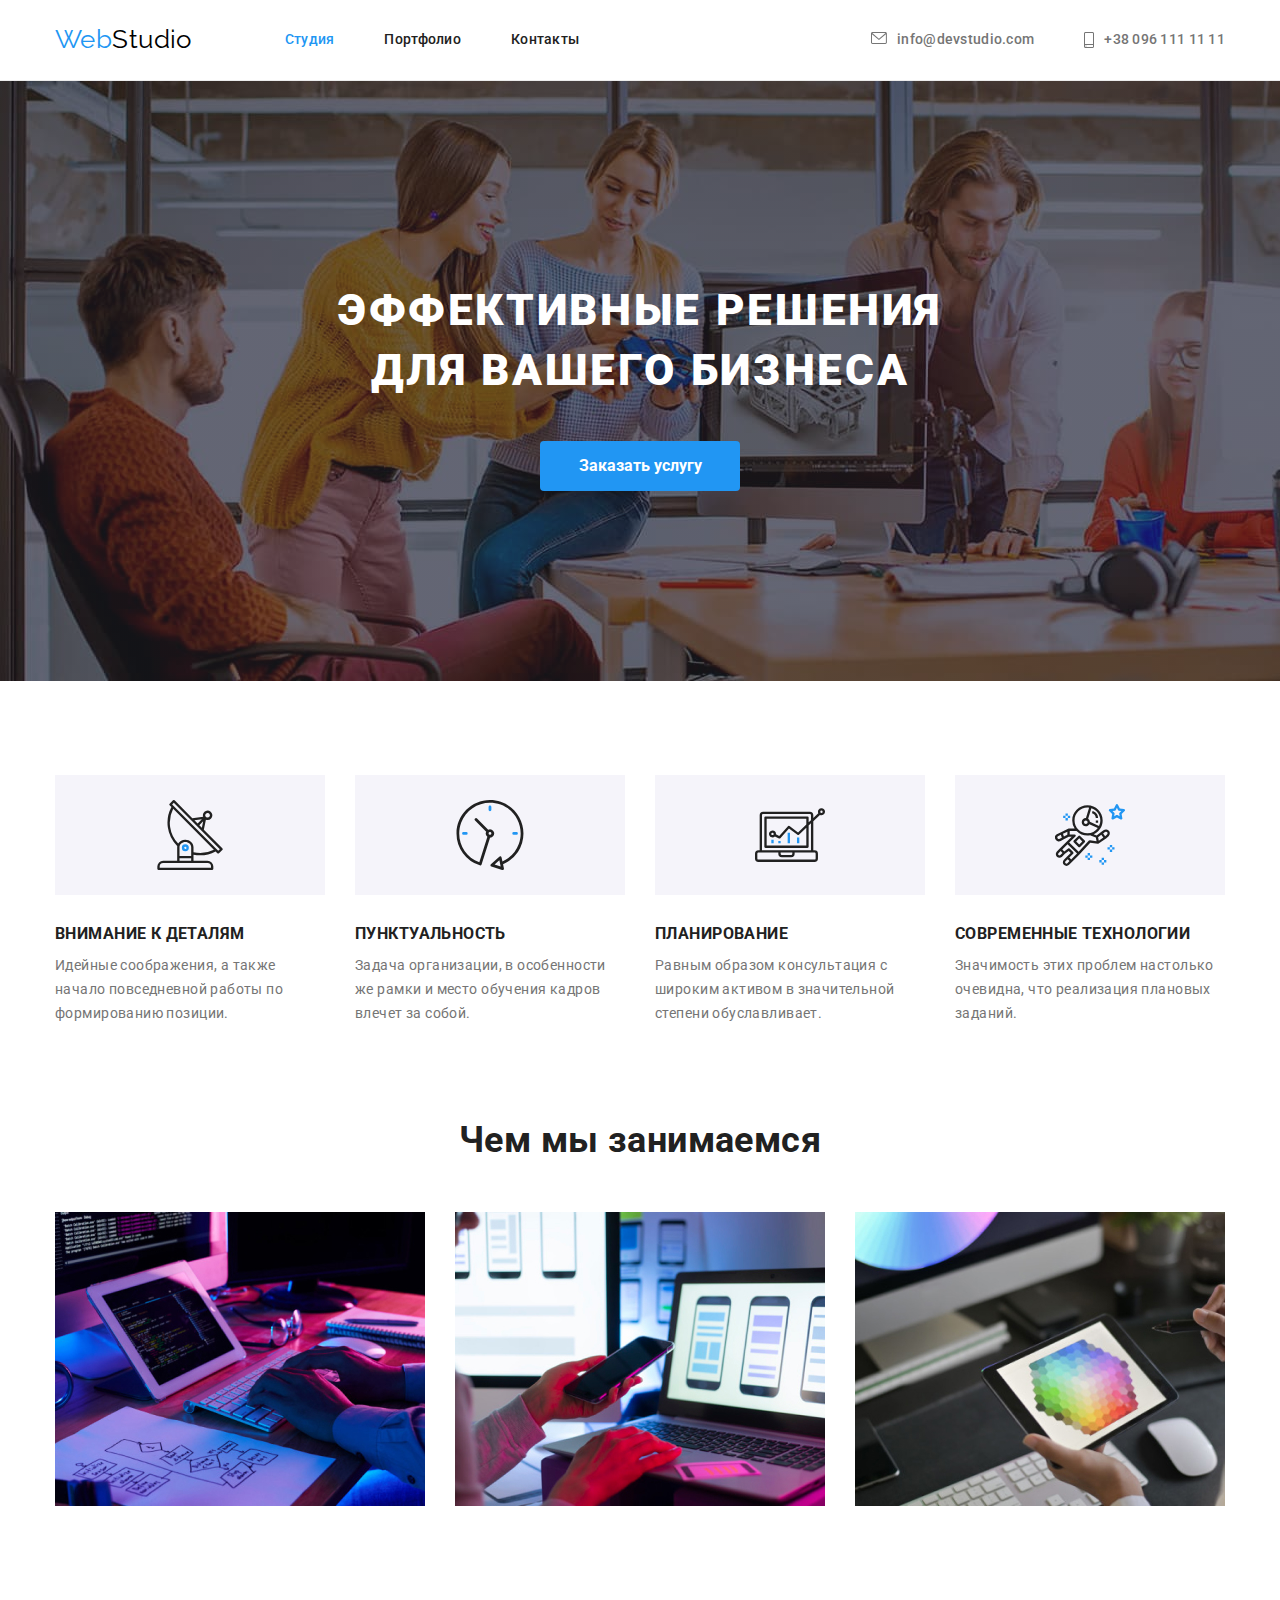
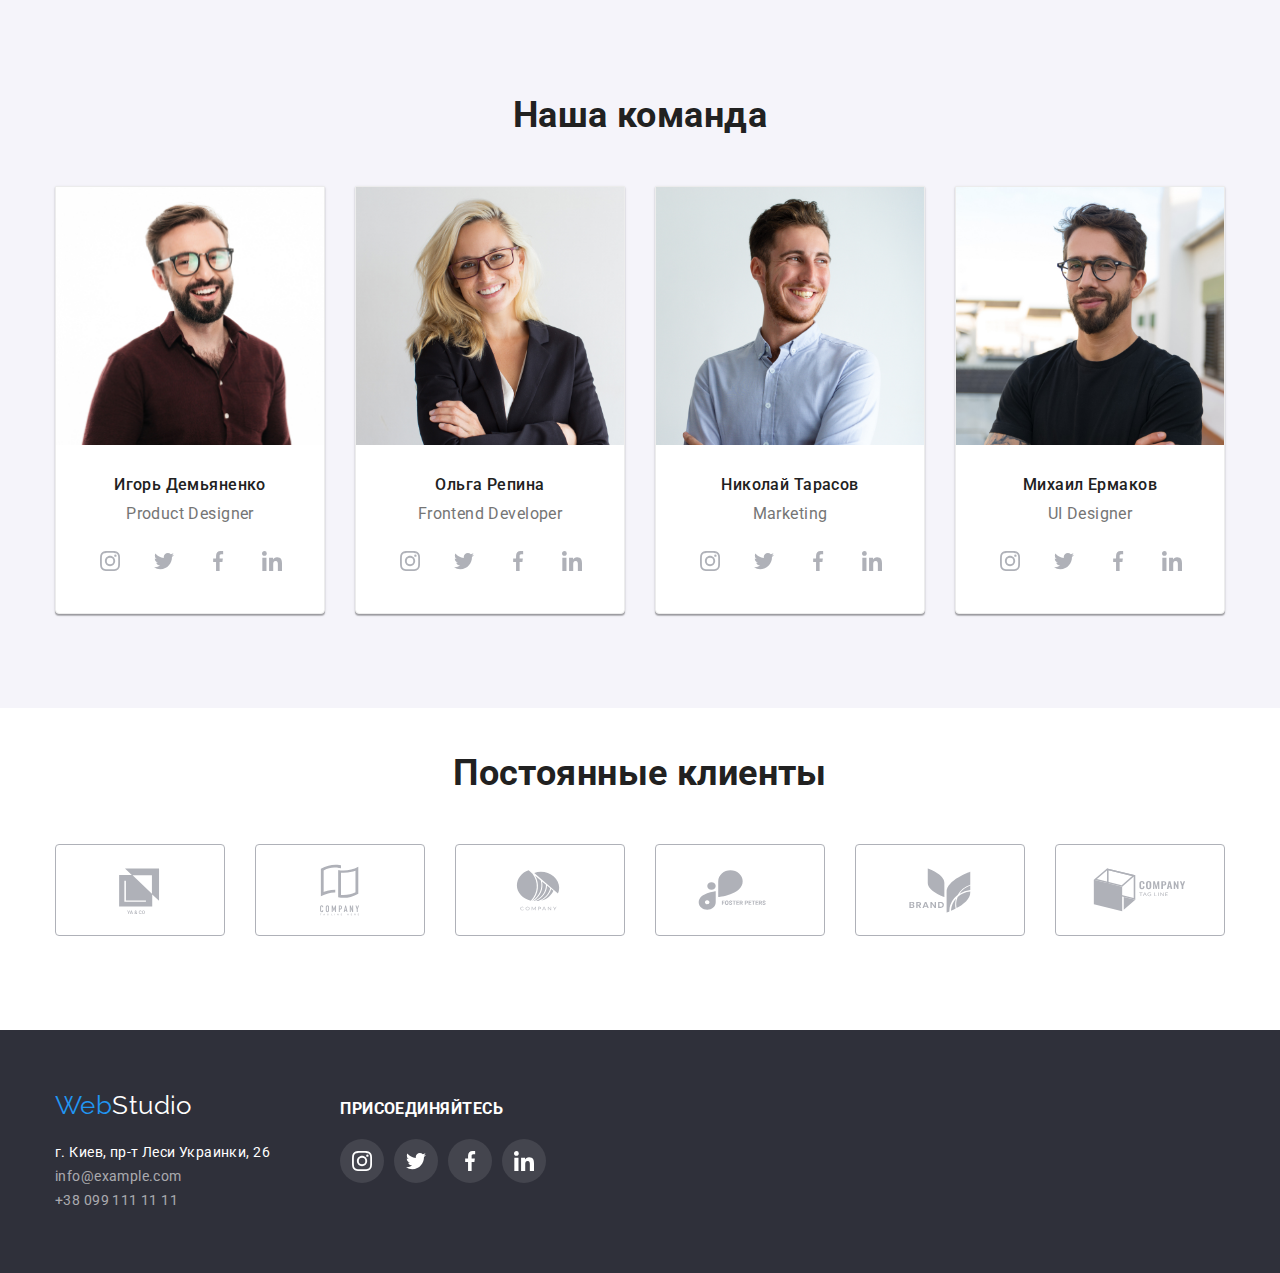
<file: index.html>
<!DOCTYPE html>
<html lang="ru">
<head>
    <meta charset="UTF-8">
    <meta http-equiv="X-UA-Compatible" content="IE=edge">
    <meta name="viewport" content="width=device-width, initial-scale=1.0">
    <title>Document</title>
    <link href="https://fonts.googleapis.com/css2?family=Raleway:wght@700&family=Roboto:wght@400;500;700;900&display=swap"
        rel="stylesheet">
    <link rel="stylesheet" href="https://cdnjs.cloudflare.com/ajax/libs/modern-normalize/1.0.0/modern-normalize.min.css">        
    <link rel="stylesheet" href="./css/styles.css">
</head>
<body>
    <header>
      <div class="container main-nav">
            <nav class="header">
                <a class="logo-header" href="index.html">Web<span class="studio-style">Studio</span></a>
                <ul class="nav-site">
                    <li class="item">
                        <a class="link current" href="./index.html">Студия</a>
                    </li>
                    <li class="item">
                        <a class="link" href="./portfolio.html">Портфолио</a>
                    </li>
                    <li class="item">
                        <a class="link" href="">Контакты</a>
                    </li>
                </ul>
            </nav>
      
        <ul class="nav-contact">
            <li>
                <a class="nav-contact-item email" href="mailto:info@devstudio.com">
                    <svg  class="icon-email">
                        <use href="./images/icons.svg#envelope"></use>
                    </svg>
                    info@devstudio.com
                </a>  
            </li>
            <li>
                <a class="nav-contact-item tel" href="tel:+380961111111">
                <svg  class="icon-phone">
                    <use href="./images/icons.svg#smartphone"></use>
                </svg>
                    +38 096 111 11 11
                </a>
            </li>
        </ul>
        </div>
       
        
    </header>

    <main>
        <!-- Hero section -->
        <section class="hero-section overlay">
            <div class="container">
                <h1 class="hero-title">Эффективные решения для вашего бизнеса</h1>
                <button type="button" class="button"> Заказать услугу </button>
            </div>
        </section>

    
    <!-- our preferences -->
    <section class="section preferences">
       <div class="container preferences">
            <h2 class="section-title preferences visually-hidden">Наши преимущества</h2>
            <ul class="preferences-list">
                <li class="preferences-item">
                    <div class="preferences-thumb">
                        <svg width=70px height=70px class="preferences-icon">
                           <use href="./images/icons.svg#antenna"></use>l
                        </svg>
                    </div>
                    <h3 class="content-title">Внимание к деталям</h3>
                    <p class="text">Идейные соображения, а также начало повседневной работы по формированию позиции.</p>
                </li>
                <li class="preferences-item">
                    <div class="preferences-thumb">
                        <svg width=70px height=70px class="preferences-icon">
                            <use href="./images/icons.svg#clock"></use>l
                        </svg>
                    </div>
                    <h3 class="content-title">Пунктуальность</h3>
                    <p class="text">Задача организации, в особенности же рамки и место обучения кадров влечет за собой.</p>
                </li>
                <li class="preferences-item">
                    <div class="preferences-thumb">
                        <svg width=70px height=70px class="preferences-icon">
                            <use href="./images/icons.svg#diagram"></use>l
                        </svg>
                    </div>
                    <h3 class="content-title">Планирование</h3>
                    <p class="text">Равным образом консультация с широким активом в значительной степени обуславливает.</p>
                </li>
                <li class="preferences-item">
                    <div class="preferences-thumb">
                        <svg width=70px height=70px class="preferences-icon">
                            <use href="./images/icons.svg#astronaut"></use>l
                        </svg>
                    </div>
                    <h3 class="content-title">Современные технологии</h3>
                    <p class="text">Значимость этих проблем настолько очевидна, что реализация плановых заданий.</p>
                </li>
            </ul>
       </div>
    </section>
    
    <!-- What are we doing -->
    <section class="section">
    <div class="container doing">
        <h2 class="section-title">Чем мы занимаемся</h2>
        <ul class="doing-images">
            <li>
                <img class="doing-pic" src="./images/box1.jpg" alt="работа за компьютером" width="370">
            </li>
            <li>
                <img class="doing-pic" src="./images/box2.jpg" alt="работа с приложениями" width="370">
            </li>
            <li>
                <img class="doing-pic" src="./images/box3.jpg" alt="работа с графикой" width="370">
            </li>
        </ul>
    </div>
    </section>
    <!-- Our team section -->
    <section class="section team-section">
        <div class="container team-section">
            <h2 class="section-title">Наша команда</h2>
            <ul class="team">
                <li  class="team-card">
                    <img class="team-photo" src="./images/demjanenko.jpg" alt="Игорь Демьяненко" width="270">
                    <div class="team-text">
                        <h3 class="team-name">Игорь Демьяненко</h3>
                        <p lang="en" class="position">Product Designer</p>
                        <ul class="team-links">
                            <li><a class="team-link"  href="">
                            <svg class="icon-team" width=44px heigth=44px>
                                <use href="./images/icons.svg#instagram" ></use>
                            </svg>
                            </a></li>
                            <li><a class="team-link" href=""><svg class="icon-team" width=20px heigth=20px>
                                <use href="./images/icons.svg#twitter"></use>
                            </svg></a></li>
                            <li><a class="team-link" href=""><svg class="icon-team" width=20px heigth=20px>
                                <use href="./images/icons.svg#facebook"></use>
                            </svg></a></li>
                            <li><a class="team-link linkedin" href=""><svg class="icon-team" width=20px heigth=20px>
                                <use href="./images/icons.svg#linkedin"></use>
                            </svg></a></li>
                        </ul>
                    </div>
                </li>
                <li  class="team-card">
                    <img class="team-photo" src="./images/repina.jpg" alt="Ольга Репина" width="270">
                    <div class="team-text">
                        <h3 class="team-name">Ольга Репина</h3>
                        <p lang="en" class="position">Frontend Developer</p>
                        <ul class="team-links">
                            <li><a class="team-link" href="">
                                    <svg class="icon-team" width=44px heigth=44px>
                                        <use href="./images/icons.svg#instagram"></use>
                                    </svg>
                                </a></li>
                            <li><a class="team-link" href=""><svg class="icon-team" width=20px heigth=20px>
                                        <use href="./images/icons.svg#twitter"></use>
                                    </svg></a></li>
                            <li><a class="team-link" href=""><svg class="icon-team" width=20px heigth=20px>
                                        <use href="./images/icons.svg#facebook"></use>
                                    </svg></a></li>
                            <li><a class="team-link linkedin" href=""><svg class="icon-team" width=20px heigth=20px>
                                        <use href="./images/icons.svg#linkedin"></use>
                                    </svg></a></li>
                        </ul>
                    </div>
                </li>
                <li  class="team-card">
                    <img class="team-photo" src="./images/tarasov.jpg" alt="Николай Тарасов" width="270">
                    <div class="team-text">
                        <h3 class="team-name">Николай Тарасов</h3>
                        <p lang="en" class="position">Marketing</p>
                        <ul class="team-links">
                            <li><a class="team-link" href="">
                                    <svg class="icon-team" width=44px heigth=44px>
                                        <use href="./images/icons.svg#instagram"></use>
                                    </svg>
                                </a></li>
                            <li><a class="team-link" href=""><svg class="icon-team" width=20px heigth=20px>
                                        <use href="./images/icons.svg#twitter"></use>
                                    </svg></a></li>
                            <li><a class="team-link" href=""><svg class="icon-team" width=20px heigth=20px>
                                        <use href="./images/icons.svg#facebook"></use>
                                    </svg></a></li>
                            <li><a class="team-link linkedin" href=""><svg class="icon-team" width=20px heigth=20px>
                                        <use href="./images/icons.svg#linkedin"></use>
                                    </svg></a></li>
                        </ul>
                    </div>
                </li>
                <li class="team-card">
                    <img class="team-photo" src="./images/iermakov.jpg" alt="Михаил Ермаков" width="270">
                    <div class="team-text">
                        <h3 class="team-name">Михаил Ермаков</h3>
                        <p lang="en" class="position">UI Designer</p>
                        <ul class="team-links">
                            <li><a class="team-link" href="">
                                    <svg class="icon-team" width=44px heigth=44px>
                                        <use href="./images/icons.svg#instagram"></use>
                                    </svg>
                                </a></li>
                            <li><a class="team-link" href=""><svg class="icon-team" width=20px heigth=20px>
                                        <use href="./images/icons.svg#twitter"></use>
                                    </svg></a></li>
                            <li><a class="team-link" href=""><svg class="icon-team" width=20px heigth=20px>
                                        <use href="./images/icons.svg#facebook"></use>
                                    </svg></a></li>
                            <li><a class="team-link linkedin" href=""><svg class="icon-team" width=20px heigth=20px>
                                        <use href="./images/icons.svg#linkedin"></use>
                                    </svg></a></li>
                        </ul>
                    </div>
                </li>
            </ul>
        </div>
    </section>
    </main>
    <!-- Regular clients -->
    <section class="section clients ">
        <div class="container clients">
            <h2 class="section-title">Постоянные клиенты</h2>
            <ul class="clients-list">
                <li class="client-item"> 
                    <a class="client-link" href="">
                        <svg width="106" height="60" class="icon-client">
                            <use href="./images/icons.svg#Logo-one"></use>
                        </svg>
                    </a>
                </li>
                <li class="client-item">
                        <a class="client-link" href="">
                            <svg width="106" height="60" class="icon-client">
                                <use href="./images/icons.svg#Logo-two"></use>
                            </svg>
                        </a>
                </li>
                <li class="client-item">
                        <a class="client-link" href="">
                            <svg width="106" height="60" class="icon-client">
                                <use href="./images/icons.svg#Logo-three"></use>
                            </svg>
                        </a>
                </li>
                <li class="client-item">
                        <a class="client-link" href="">
                            <svg width="106" height="60" class="icon-client">
                                <use href="./images/icons.svg#Logo-four"></use>
                            </svg>
                        </a>
                </li>
                <li class="client-item">
                        <a class="client-link" href="">
                            <svg width="106" height="60" class="icon-client">
                                <use href="./images/icons.svg#Logo-five"></use>
                            </svg>
                        </a>
                </li>
                <li class="client-item">
                        <a class="client-link" href="">
                            <svg width="106" height="60" class="icon-client">
                                <use href="./images/icons.svg#Logo-six"></use>
                            </svg>
                        </a>
                </li>
            </ul>
        </div>
    </section>

    <!-- Footer section -->
    <footer class="footer-section" >
       <div class="container footer">
           <div>
                <a class="logo-footer" href="index.html">Web<span class="studio-style">Studio</span></a>
                
                <address class="address">
                    <ul class="address-list">
                        <li>
                            <a href="https://goo.gl/maps/Qix8SAgsikwh32vZ7" class="address-footer" target="_blank"
                                rel="noreferrer noopener">
                                г. Киев, пр-т Леси Украинки, 26</a>
                        </li>
                        <li>
                            <a href="mailto:info@example.com" class="address-footer email">info@example.com</a>
                        </li>
                        <li>
                            <a href="tel:+380991111111" class="address-footer tel">+38 099 111 11 11</a>
                        </li>
                    </ul>
                </address>
            
           </div>
           <div class="join-column">
               <h3 class="footer-join">Присоединяйтесь</h3>
                <ul class="footer-links">
                    <li><a class="footer-link" href="">
                            <svg class="icon-footer" width=44px heigth=44px>
                                <use href="./images/icons.svg#instagram"></use>
                            </svg>
                        </a></li>
                    <li><a class="footer-link" href=""><svg class="icon-footer" width=20px heigth=20px>
                                <use href="./images/icons.svg#twitter"></use>
                            </svg></a></li>
                    <li><a class="footer-link" href=""><svg class="icon-footer" width=20px heigth=20px>
                                <use href="./images/icons.svg#facebook"></use>
                            </svg></a></li>
                    <li><a class="footer-link" href=""><svg class="icon-footer" width=20px heigth=20px>
                                <use href="./images/icons.svg#linkedin"></use>
                            </svg></a></li>
                </ul>
           </div>
       </div>
    </footer>


</body>
</html>
</file>
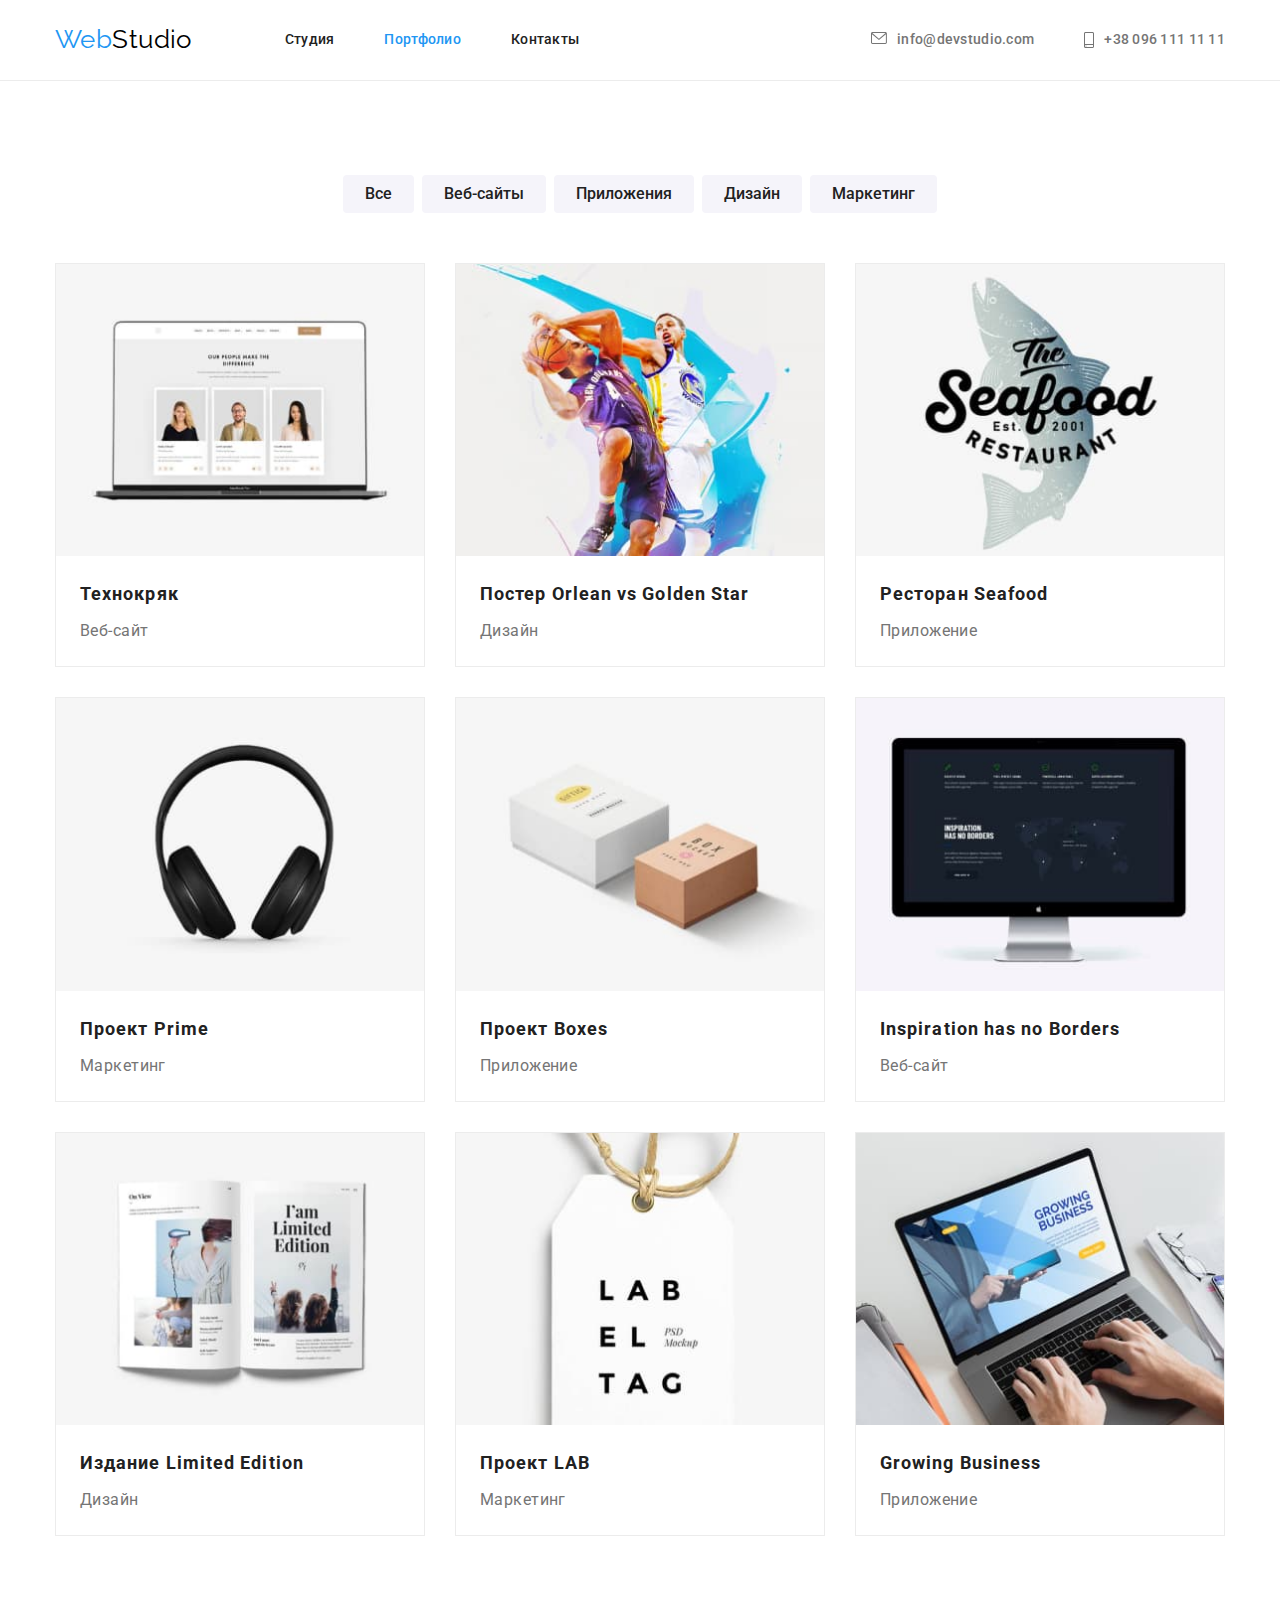
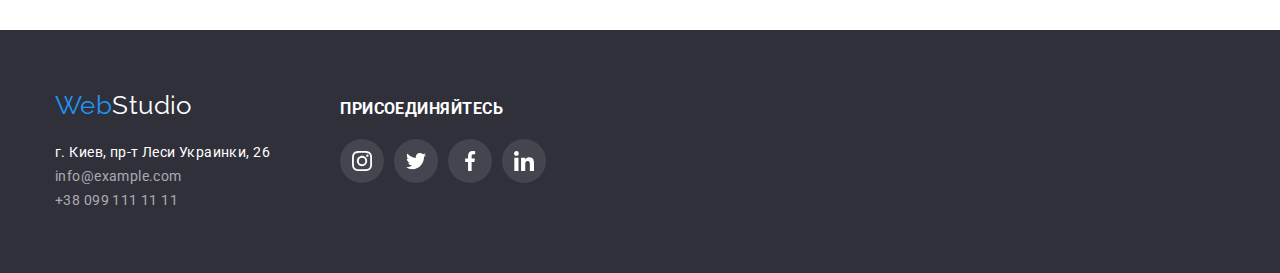
<file: portfolio.html>
<!DOCTYPE html>
<html lang="ru">
<head>
    <meta charset="UTF-8">
    <meta http-equiv="X-UA-Compatible" content="IE=edge">
    <meta name="viewport" content="width=device-width, initial-scale=1.0">
    <title>Document</title>
    <link href="https://fonts.googleapis.com/css2?family=Raleway:wght@700&family=Roboto:wght@400;500;700;900&display=swap"
        rel="stylesheet">
    <link rel="stylesheet" href="https://cdnjs.cloudflare.com/ajax/libs/modern-normalize/1.0.0/modern-normalize.min.css">
    <link rel="stylesheet" href="./css/styles.css">
</head>
<body>
    <!-- Header section -->
<header>
    <div class="container main-nav">
        <nav class="header">
            <a class="logo-header" href="index.html">Web<span class="studio-style">Studio</span></a>
            <ul class="nav-site">
                <li class="item">
                    <a class="link " href="./index.html">Студия</a>
                </li>
                <li class="item">
                    <a class="link current" href="./portfolio.html">Портфолио</a>
                </li>
                <li class="item">
                    <a class="link" href="">Контакты</a>
                </li>
            </ul>
        </nav>

        <ul class="nav-contact">
            <li>
                <a class="nav-contact-item email" href="mailto:info@devstudio.com">
                    <svg class="icon-email">
                        <use href="./images/icons.svg#envelope"></use>
                    </svg>
                    info@devstudio.com
                </a>
            </li>
            <li>
                <a class="nav-contact-item tel" href="tel:+380961111111">
                    <svg class="icon-phone">
                        <use href="./images/icons.svg#smartphone"></use>
                    </svg>
                    +38 096 111 11 11
                </a>
            </li>
        </ul>
    </div>
</header>


    <!-- Main content section -->
    <main>
        <section class="section">
        <h1 class="projects-section visually-hidden"> Наши проекты</h1>  
        <ul class="filter-list container">
            <li class="filter-list-item">
                <button type="button" class="button-port"> Все </button>
            </li>
            <li class="filter-list-item">
                <button type="button" class="button-port"> Веб-сайты </button>
            </li>
            <li class="filter-list-item"> 
                <button type="button" class="button-port"> Приложения </button>
            </li>
            <li class="filter-list-item">
                 <button type="button" class="button-port"> Дизайн </button>
            </li>
            <li class="filter-list-item"> <button type="button" class="button-port"> Маркетинг </button>
            </li>
        </ul>

        <ul class="projects container">
            <li class="projects-item">
                <a href="">
                    <img src="./images/portfolio1.jpg" alt="веб-сайт технокряк" width="370">
                    <div class="projects-card">
                        <h2 class="port-title">Технокряк</h2>
                        <p class="port-text">Веб-сайт</p>
                    </div>
                </a>
            </li>
            <li class="projects-item">
                <a href="">
                    <img src="./images/portfolio2.jpg" alt="дизайн постера" width="370">
                    <div class="projects-card">
                        <h2 class="port-title">Постер <span lang="en"> Orlean vs Golden Star </span></h2>
                        <p class="port-text">Дизайн</p>
                    </div>
                </a>
            </li>
            <li class="projects-item">
               <a href="">
                    <img src="./images/portfolio3.jpg" alt="приложение ресторана" width="370">
                   <div class="projects-card">
                        <h2 class="port-title">Ресторан <span lang="en">Seafood</span></h2>
                        <p class="port-text">Приложение</p>
                   </div>
               </a>
            </li>
            <li class="projects-item">
                <a href="">
                    <img src="./images/portfolio4.jpg" alt="проект прайм" width="370">
                    <div class="projects-card">
                        <h2 class="port-title">Проект <span lang="en">Prime</span></h2>
                        <p class="port-text">Маркетинг</p>
                    </div>
                </a>
            </li>
            <li class="projects-item">
                <a href="">
                    <img src="./images/portfolio5.jpg" alt="приложение проект боксес" width="370">
                    <div class="projects-card">
                        <h2 class="port-title">Проект <span lang="en">Boxes</span> </h2>
                        <p class="port-text">Приложение</p>
                    </div>
                </a>
            </li>
            <li class="projects-item">
              <a href="">
                    <img src="./images/portfolio6.jpg" alt="веб-сайт" width="370">
                    <div class="projects-card">
                        <h2 class="port-title" lang="en">Inspiration has no Borders</h2>
                        <p class="port-text">Веб-сайт</p>
                    </div>
              </a>
            </li>
            <li class="projects-item">
               <a href="">
                    <img src="./images/portfolio7.jpg" alt="дизайн издание" width="370">
                    <div class="projects-card">
                        <h2 class="port-title">Издание <span lang="en">Limited Edition</span></h2>
                        <p class="port-text">Дизайн</p>
                    </div>
               </a>
            </li>
            <li class="projects-item">
                <a href="">
                    <img src="./images/portfolio8.jpg" alt="маркетинг проект лаб" width="370">
                    <div class="projects-card">
                        <h2 class="port-title">Проект <span lang="en">LAB</span></h2>
                        <p class="port-text">Маркетинг</p>
                    </div>
                </a>
            </li>
            <li class="projects-item">
                <a href="">
                    <img src="./images/portfolio9.jpg" alt="приложение" width="370">
                    <div class="projects-card">
                        <h2 class="port-title" lang="en">Growing Business</h2>
                        <p class="port-text">Приложение</p>
                    </div>
                </a>
            </li>
        </ul>
        </section>

    </main>

    <!-- Footer section -->
    <footer class="footer-section">
        <div class="container footer">
            <div>
                <a class="logo-footer" href="index.html">Web<span class="studio-style">Studio</span></a>
    
                <address class="address">
                    <ul class="address-list">
                        <li>
                            <a href="https://goo.gl/maps/Qix8SAgsikwh32vZ7" class="address-footer" target="_blank"
                                rel="noreferrer noopener">
                                г. Киев, пр-т Леси Украинки, 26</a>
                        </li>
                        <li>
                            <a href="mailto:info@example.com" class="address-footer email">info@example.com</a>
                        </li>
                        <li>
                            <a href="tel:+380991111111" class="address-footer tel">+38 099 111 11 11</a>
                        </li>
                    </ul>
                </address>
    
            </div>
            <div class="join-column">
                <h3 class="footer-join">Присоединяйтесь</h3>
                <ul class="footer-links">
                    <li><a class="footer-link" href="">
                            <svg class="icon-footer" width=44px heigth=44px>
                                <use href="./images/icons.svg#instagram"></use>
                            </svg>
                        </a></li>
                    <li><a class="footer-link" href=""><svg class="icon-footer" width=20px heigth=20px>
                                <use href="./images/icons.svg#twitter"></use>
                            </svg></a></li>
                    <li><a class="footer-link" href=""><svg class="icon-footer" width=20px heigth=20px>
                                <use href="./images/icons.svg#facebook"></use>
                            </svg></a></li>
                    <li><a class="footer-link" href=""><svg class="icon-footer" width=20px heigth=20px>
                                <use href="./images/icons.svg#linkedin"></use>
                            </svg></a></li>
                </ul>
            </div>
        </div>
    </footer>
</div>
</body>
</html>
</file>
<file: css/styles.css>
/* цвет контента 757575 */
/* цвет заголовков 212121 */
/* цвет фона команды F5F4FA */
/* синий 2196F3 */
/* герой 2F303A */
/* лого 000000 */

:root {
  --title-text-colour: #212121;
  --primary-text-colour: #757575;
  --accent-colour: #2196f3;
  --background-color: white;
  --studio-stile-color: black;
  --footer-email-tel-color: rgba(255, 255, 255, 0.6);
  --section-backgroun-colour: #2f303a;
  --text-white-accent-colour: #ffffff;
  --button-background-colour: #f5f4fa;
  --line-color: #ececec;
  --team-background: #f5f4fa;
  --team-card-bg: #ffffff;
  --hero-button-hover: #188ce8;
  --preferences-bg: #f5f4fa;
  --team-icon-color: #afb1b8;
  --clients-icon-color: #afb1b8;
}
h1,
h2,
h3,
h4,
h5,
h6,
p {
  margin: 0;
  padding: 0;
}
img {
  display: block;
  max-width: 100%;
  height: auto;
}
ul {
  list-style: none;
  padding: 0;
  margin: 0;
}
body {
  margin: 0;
  background-color: var(--background-color);
  color: var(--primary-text-colour);
  font-family: 'Roboto', sans-serif;
  font-size: 14px;
  letter-spacing: 0.03em;
}

/* Logo */
.container {
  width: 1200px;
  padding-left: 15px;
  padding-right: 15px;

  margin-left: auto;
  margin-right: auto;
}
.logo-header {
  display: block;
  color: var(--accent-colour);
  font-family: Raleway;
  font-size: 26px;
  line-height: 1.19;
  text-decoration: none;

  padding-top: 24px;
  margin-right: 93px;
}

.header .studio-style {
  color: var(--studio-stile-color);
}
header {
  border-bottom-width: 1px;
  border-bottom-style: solid;
  border-bottom-color: var(--line-color);
}

/* Navigation */
.main-nav {
  display: flex;
  align-items: center;
  justify-content: space-around;
}

.nav-site,
.header {
  display: flex;
}
.nav-site > .item:not(:last-child) {
  margin-right: 50px;
}
/* .nav-site .item {
  outline: rebeccapurple solid 2px;
} */
.nav-site .link {
  display: block;
  padding-top: 32px;
  padding-bottom: 32px;

  color: var(--title-text-colour);
  font-weight: 500;
  line-height: 1.14;
  letter-spacing: 0.02em;
  text-decoration: none;
}

.nav-site .link:hover,
.nav-site .link:focus {
  color: var(--accent-colour);
}
.nav-contact {
  display: flex;
  margin-left: auto;
}
.nav-contact-item.email {
  margin-right: 50px;
}
.nav-contact .email,
.nav-contact .tel {
  color: var(--primary-text-colour);
  font-weight: 500;
  line-height: 1.14;
  letter-spacing: 0.02em;
  text-decoration: none;

  padding-top: 32px;
  padding-bottom: 32px;
}
.nav-contact .email:hover,
.nav-contact .email:focus {
  color: var(--accent-colour);
}
.nav-contact .email:hover .icon-email,
.nav-contact .email:focus .icon-email {
  fill: var(--accent-colour);
}

.nav-contact .tel:hover,
.nav-contact .tel:focus {
  color: var(--accent-colour);
}
.nav-contact .tel:hover .icon-phone,
.nav-contact .tel:focus .icon-phone {
  fill: var(--accent-colour);
}
.nav-contact-item {
  display: flex;
}

.icon-phone {
  width: 10px;
  height: 16px;
  margin-right: 10px;
  fill: var(--primary-text-colour);
  align-self: baseline;
}
.icon-email {
  width: 16px;
  height: 12px;

  margin-right: 10px;
  fill: var(--primary-text-colour);
  align-self: baseline;
}
.nav-site .link.current {
  color: var(--accent-colour);
}
/* Hero section */
.hero-section {
  background-color: var(--section-backgroun-colour);
  text-align: center;
  padding-top: 200px;
  padding-bottom: 200px;
}
.overlay {
  max-width: 1600px;
  height: 600px;
  margin: 0 auto;
  background-image: linear-gradient(to right, rgba(47, 48, 58, 0.4), rgba(47, 48, 58, 0.4)),
    url('../images/hero-bg.jpg');
}

.hero-title {
  color: var(--text-white-accent-colour);
  font-weight: 900;
  font-size: 44px;
  line-height: 1.36;
  text-align: center;
  letter-spacing: 0.06em;
  text-transform: uppercase;
  width: 696px;

  margin-top: 0;
  margin-bottom: 40px;
  margin-right: auto;
  margin-left: auto;
}

/* Main content */
.section-title {
  color: var(--title-text-colour);
  font-size: 36px;
  line-height: 1.17;
  text-align: center;

  margin-top: 0;
  margin-bottom: 50px;
}
/* .container.preferences, */
.section {
  padding-top: 94px;
  padding-bottom: 94px;
}
.section.preferences {
  padding-bottom: 0;
}
.section.clients {
  padding-top: 44px;
}

.footer-section.container {
  padding-bottom: 60px;
}
.preferences-list {
  display: flex;
  justify-content: space-between;
}
.preferences-item {
  width: 270px;
}
.preferences-icon {
  display: flex;
  justify-content: center;
}
.preferences-thumb {
  display: flex;
  width: 100%;
  height: 120px;
  background-color: var(--preferences-bg);
  align-items: center;
  justify-content: center;
  margin-bottom: 30px;
}
/* .preferences-item::before {
  content: '';
  display: block;
  height: 120px;
  margin-bottom: 30px;
  border-radius: 4px;
  background-size: 70px;
  background-repeat: no-repeat;
  background-position: center;
  background-color: var(--preferences-bg);
}
.preferences-item:nth-child(1)::before {
  background-image: url(../images/antenna\ 1.svg);
}
.preferences-item:nth-child(2)::before {
  background-image: url(../images/clock\ 1.svg);
}
.preferences-item:nth-child(3)::before {
  background-image: url(../images/diagram\ 1.svg);
}
.preferences-item:nth-child(4)::before {
  background-image: url(../images/astronaut.svg);
} */

/* Hide invisible
.section-title.preferences,
.projects-section {
  display: none;
} */
.preferences-list .content-title {
  color: var(--title-text-colour);
  line-height: 1.14;
  text-transform: uppercase;

  margin-bottom: 10px;
}
.preferences-list .text {
  line-height: 1.71;
}

/* what we are doing */
.doing-images {
  display: flex;
  justify-content: space-between;
}
.doing-pic,
.team-photo {
  display: block;
}

/* Our team  */
.section.team-section {
  background-color: var(--team-background);
}
.team {
  display: flex;
  flex-wrap: wrap;
  margin-right: -30px;
}
.team-links {
  display: flex;
  align-items: center;
  margin: 16px 32px 30px 32px;
}
.team-link {
  display: flex;
  width: 44px;
  height: 44px;
  padding: 0px;
  border-radius: 50%;
  align-items: center;
  justify-content: center;
  color: var(--team-icon-color);
  margin-right: 10px;
}
.team-link.linkedin {
  margin-right: 0px;
}

.icon-team {
  height: 20px;
  width: 20px;
  fill: currentColor;
}
.team-link:hover,
.team-link:focus {
  background-color: var(--accent-colour);
  color: var(--team-card-bg);
}
.team > .team-card {
  flex-basis: calc(100% / 4 - 30px);
  margin-right: 30px;

  border-width: 1px;
  border-style: solid;
  border-color: var(--line-color);
  background-color: var(--team-card-bg);
  border-radius: 1px;
  overflow: hidden;
  box-shadow: 0px 1px 3px rgba(0, 0, 0, 0.12), 0px 1px 1px rgba(0, 0, 0, 0.14),
    0px 2px 1px rgba(0, 0, 0, 0.2);
  border-radius: 0px 0px 4px 4px;
}
.team-name {
  color: var(--title-text-colour);
  font-weight: 500;
  font-size: 16px;
  line-height: 1.19;
}
.position {
  font-size: 16px;
  line-height: 1.19;

  margin-top: 10px;
}
.team-text {
  margin-top: 30px;
  margin-bottom: 30px;
  text-align: center;
}
/* Regular clients */
.clients-list {
  display: flex;
  justify-content: space-between;
}
.client-link {
  display: flex;
  width: 170px;
  height: 92px;
  border-width: 1px;
  border-style: solid;
  border-color: var(--clients-icon-color);
  border-radius: 4px;
  padding: 16px 32px 16px 32px;
}
.icon-client {
  display: flex;
  fill: var(--clients-icon-color);
}
.client-link:hover,
.client-link:focus {
  border-color: var(--accent-colour);
}
.client-link:hover .icon-client,
.client-link:focus .icon-client {
  fill: var(--accent-colour);
}

/* Footer */
.footer-section {
  background-color: var(--section-backgroun-colour);

  padding-top: 60px;
  padding-bottom: 60px;
}
.container.footer {
  display: flex;
  align-items: baseline;
}
.footer-join {
  font-weight: bold;
  line-height: calc(16 / 14);
  letter-spacing: 0.03em;
  text-transform: uppercase;
  color: var(--text-white-accent-colour);
  margin-bottom: 20px;
}

.address-footer {
  font-style: normal;
  color: var(--text-white-accent-colour);
  line-height: 1.71;

  text-decoration: none;
  margin-bottom: 9px;
}
.logo-footer {
  display: block;
  color: var(--accent-colour);
  font-family: Raleway;
  font-size: 26px;
  line-height: 1.19;
  text-decoration: none;

  margin-bottom: 20px;
}
.footer-section .studio-style {
  color: var(--text-white-accent-colour);
}
.address-footer.email,
.address-footer.tel {
  color: var(--footer-email-tel-color);
}
.address-footer.tel {
  padding-bottom: 0;
}
.address-footer:hover,
.address-footer:focus {
  color: var(--accent-colour);
}
.footer-links {
  display: flex;
  justify-content: space-between;
  align-items: center;
  width: 206px;
  height: 44px;
}
.footer-link {
  display: flex;
  width: 44px;
  height: 44px;
  padding: 0px;
  border-radius: 50%;
  align-items: center;
  justify-content: center;
  background-color: rgba(255, 255, 255, 0.1);
}
.footer-link:hover,
.footer-link:focus {
  background-color: var(--accent-colour);
}
.icon-footer {
  height: 20px;
  width: 20px;
  fill: var(--text-white-accent-colour);
}
.join-column {
  margin-left: 70px;
}
/* Buttons */

.button {
  color: var(--text-white-accent-colour);
  background-color: var(--accent-colour);
  font-weight: bold;
  font-size: 16px;
  line-height: 1.88;
  cursor: pointer;

  display: inline-block;
  border-radius: 4px;
  padding: 10px 32px;
  min-width: 200px;
  text-align: center;
  border: none;
}
.button:hover,
.button:focus {
  background-color: var(--hero-button-hover);
}

.button-port {
  color: var(--title-text-colour);
  background-color: var(--button-background-colour);
  font-weight: 500;
  font-size: 16px;
  line-height: 1.63;
  cursor: pointer;
  border: none;

  display: inline-block;
  border-radius: 4px;
  /* min-width: 70px; */
  text-align: center;

  padding: 6px 22px;
}
.filter-list-item {
  margin-right: 8px;
}
.filter-list-item:last-child {
  margin-right: 0;
}
.button-port:hover,
.button-port:focus {
  background-color: var(--accent-colour);
  color: var(--text-white-accent-colour);
  box-shadow: 0px 3px 1px rgba(0, 0, 0, 0.1), 0px 1px 2px rgba(0, 0, 0, 0.08),
    0px 2px 2px rgba(0, 0, 0, 0.12);
  border-radius: 4px;
}

/* portfolio */
.port-title {
  color: var(--title-text-colour);
  font-weight: 700;
  font-size: 18px;
  line-height: 2;
  letter-spacing: 0.06em;

  margin: 0 0 4px 0;
}
.projects .port-text {
  font-size: 16px;
  line-height: 1.87;
  color: var(--primary-text-colour);
}

.projects a {
  text-decoration: none;
}

.filter-list {
  display: flex;
  justify-content: center;

  margin: 0 auto;
}

.projects {
  display: flex;
  flex-wrap: wrap;
  margin-top: 50px;
}
.projects-item {
  width: 370px;
  margin-right: 30px;
  margin-bottom: 30px;

  border-width: 1px;
  border-style: solid;
  border-color: var(--line-color);
}
.projects-item:hover,
.projects-item:focus {
  box-shadow: 0px 1px 1px rgba(0, 0, 0, 0.12), 0px 4px 4px rgba(0, 0, 0, 0.06),
    1px 4px 6px rgba(0, 0, 0, 0.16);
}
.projects-item:nth-child(3n) {
  margin-right: 0;
}
.projects-item:nth-last-child(-n + 3) {
  margin-bottom: 0;
}
.projects-card {
  padding: 20px 24px;
}
/* .projects.container {
  margin-right: -30px;
  margin-bottom: -30px;
} */
.visually-hidden {
  position: absolute;
  width: 1px;
  height: 1px;
  margin: -1px;
  padding: 0;
  overflow: hidden;
  border: 0;
  clip: rect(0 0 0 0);
}
</file>
